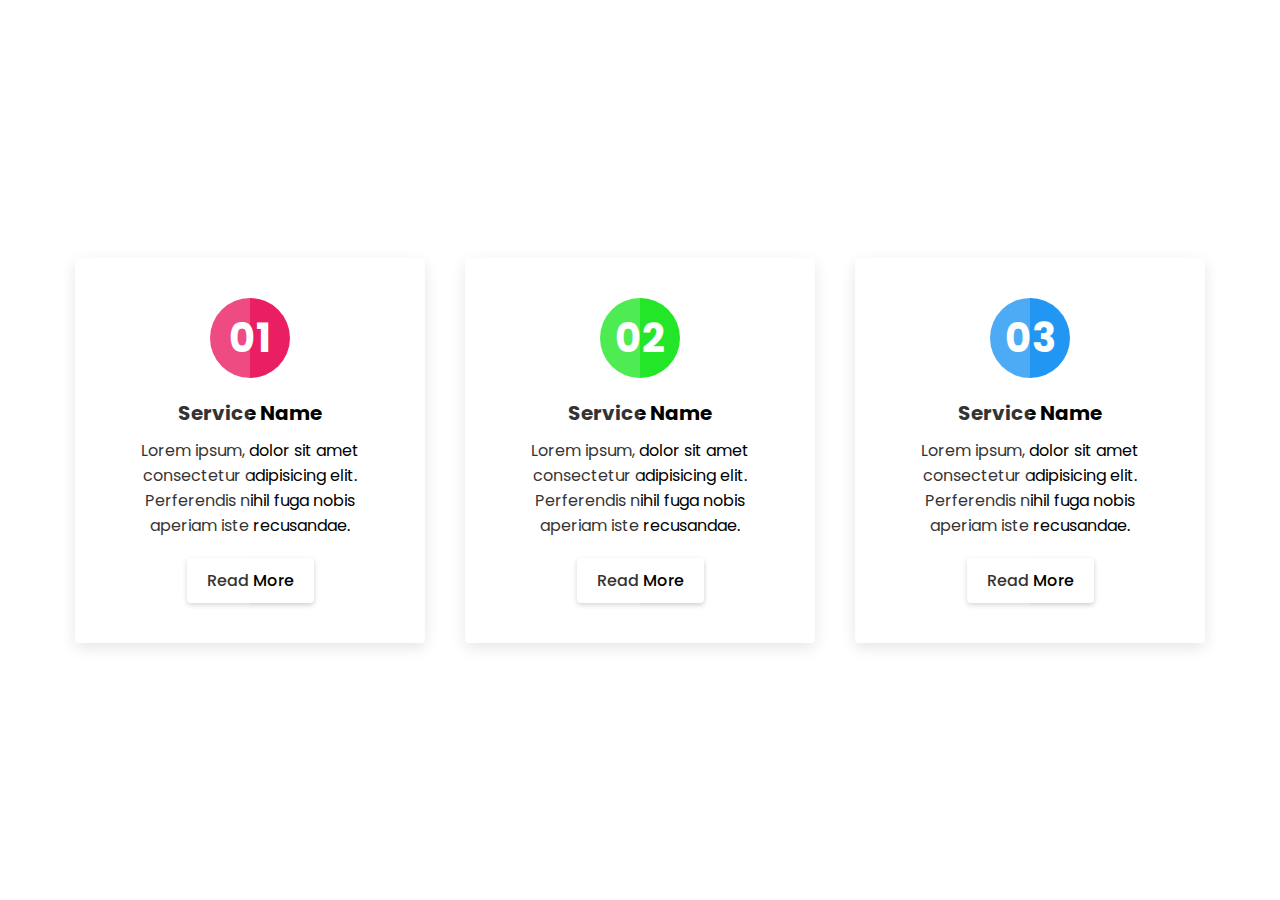
<file: Card3/index.html>
<!DOCTYPE html>
<html lang="en">

<head>
    <meta charset="UTF-8">
    <meta name="viewport" content="width=device-width, initial-scale=1.0">
    <title>Document</title>
    <link rel="stylesheet" href="styles.css">
</head>

<body>


    <div class="container">
        <div class="box">
            <div class="icon">01</div>
            <div class="content">
                <h3>Service Name</h3>
                <p>Lorem ipsum, dolor sit amet consectetur adipisicing elit. Perferendis nihil fuga nobis aperiam iste
                    recusandae.</p>
                <a href="#">Read More</a>
            </div>
        </div>
        <div class="box">
            <div class="icon">02</div>
            <div class="content">
                <h3>Service Name</h3>
                <p>Lorem ipsum, dolor sit amet consectetur adipisicing elit. Perferendis nihil fuga nobis aperiam iste
                    recusandae.</p>
                <a href="#">Read More</a>
            </div>
        </div>
        <div class="box">
            <div class="icon">03</div>
            <div class="content">
                <h3>Service Name</h3>
                <p>Lorem ipsum, dolor sit amet consectetur adipisicing elit. Perferendis nihil fuga nobis aperiam iste
                    recusandae.</p>
                <a href="#">Read More</a>
            </div>
        </div>
    </div>
</body>

</html>
</file>
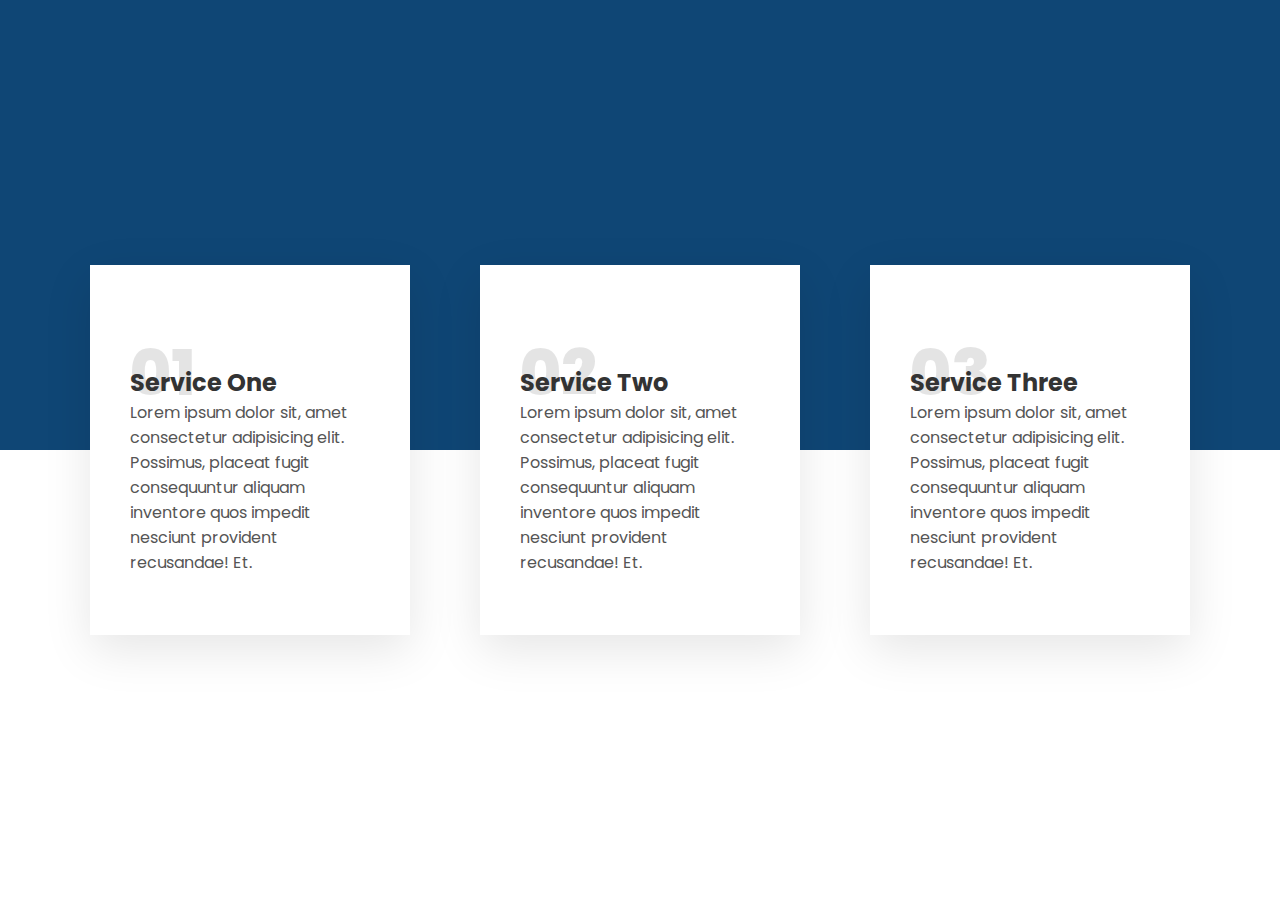
<file: Card4/index.html>
<!DOCTYPE html>
<html lang="en">

<head>
    <meta charset="UTF-8">
    <meta http-equiv="X-UA-Compatible" content="IE=edge">
    <meta name="viewport" content="width=device-width, initial-scale=1.0">
    <link rel="stylesheet" href="styles.css">
    <title>Document</title>
</head>

<body>
    <div class="container">
        <div class="box">
            <h2>01</h2>
            <h3>Service One</h3>
            <p>Lorem ipsum dolor sit, amet consectetur adipisicing elit. Possimus, placeat fugit consequuntur aliquam inventore quos impedit nesciunt provident recusandae! Et.</p>
        </div>
        <div class="box">
            <h2>02</h2>
            <h3>Service Two</h3>
            <p>Lorem ipsum dolor sit, amet consectetur adipisicing elit. Possimus, placeat fugit consequuntur aliquam inventore quos impedit nesciunt provident recusandae! Et.</p>
        </div>
        <div class="box">
            <h2>03</h2>
            <h3>Service Three</h3>
            <p>Lorem ipsum dolor sit, amet consectetur adipisicing elit. Possimus, placeat fugit consequuntur aliquam inventore quos impedit nesciunt provident recusandae! Et.</p>
        </div>
    </div>
</body>

</html>
</file>
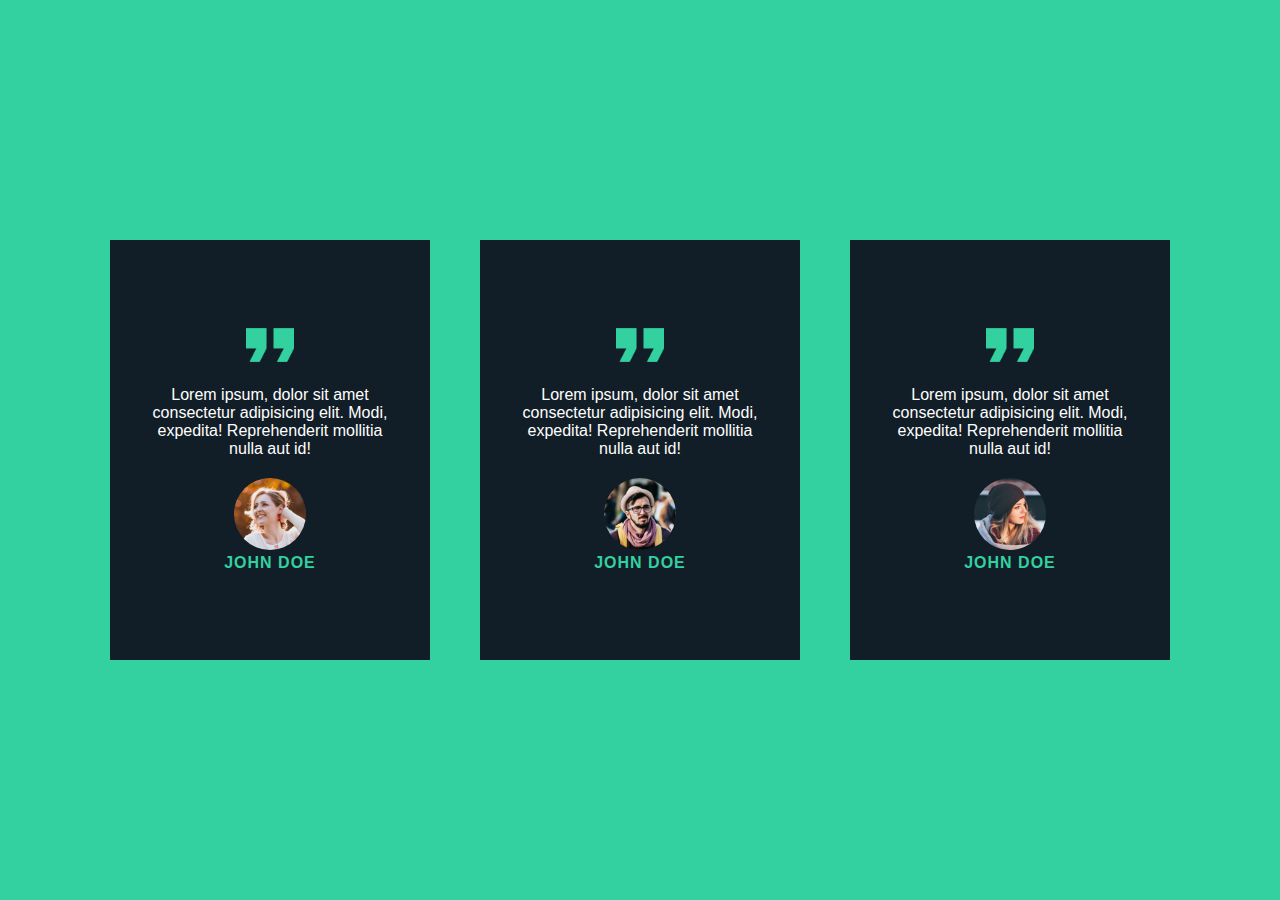
<file: Card6/index.html>
<!DOCTYPE html>
<html lang="en">

<head>
    <meta charset="UTF-8">
    <meta name="viewport" content="width=device-width, initial-scale=1.0">
    <link rel="stylesheet" href="styles.css">
    <title>Document</title>
</head>

<body>
    <div class="container">
        <div class="box">
            <div class="content">
                <img src="img/img.png" class="quote">
                <p>Lorem ipsum, dolor sit amet consectetur adipisicing elit. Modi, expedita! Reprehenderit mollitia nulla aut id!
                </p>
                <img src="img/user1.jpg" class="user">
                <h3>John Doe</h3>
            </div>
        </div>
        <div class="box">
            <div class="content">
                <img src="img/img.png" class="quote">
                <p>Lorem ipsum, dolor sit amet consectetur adipisicing elit. Modi, expedita! Reprehenderit mollitia nulla aut id!
                </p>
                <img src="img/user2.jpg" class="user">
                <h3>John Doe</h3>
            </div>
        </div>
        <div class="box">
            <div class="content">
                <img src="img/img.png" class="quote">
                <p>Lorem ipsum, dolor sit amet consectetur adipisicing elit. Modi, expedita! Reprehenderit mollitia nulla aut id!
                </p>
                <img src="img/user3.jpg" class="user">
                <h3>John Doe</h3>
            </div>
        </div>
    </div>
</body>

</html>
</file>
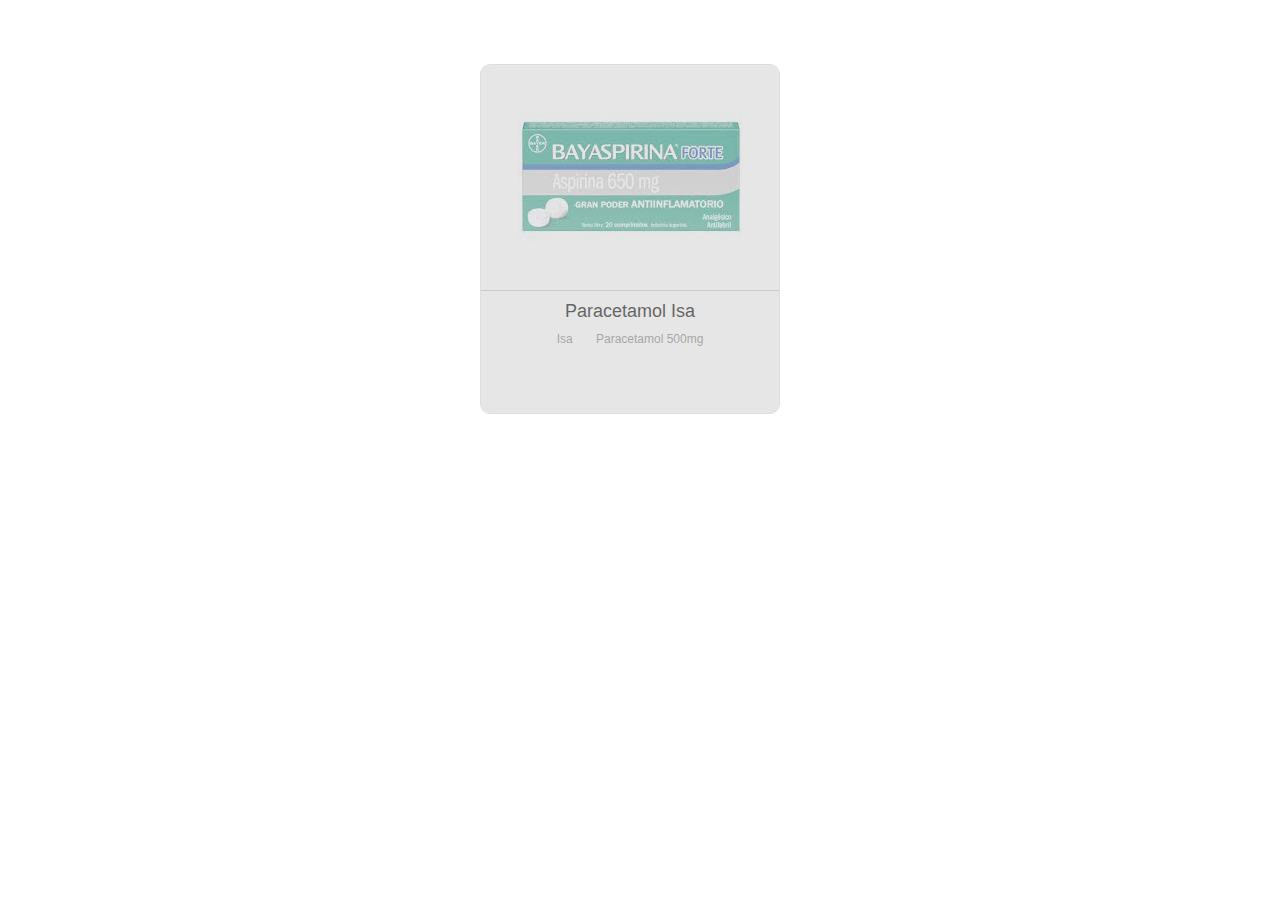
<file: Card8/index.html>
<!DOCTYPE html>
<html lang="en">

<head>
    <meta charset="UTF-8">
    <meta http-equiv="X-UA-Compatible" content="IE=edge">
    <meta name="viewport" content="width=  <section class=" campus">
    <title>Document</title>
    <link rel="stylesheet" href="styles.css">
</head>

<body>


    <div class="row">
        <div class="campus-col">
            <div class="imagen">
                <img
                    src="[data-uri]">
            </div>

            <div class="layer layer1">
                <div class="hov">
                    <h3> Alivio sintomático de dolores de cabeza, menstruales, musculares, articulares, dentales leves a
                        moderados, alivio de estados gripales y/o resfríos y para reducir la fiebre</h3>
                    <button>Sin Stock</button>
                </div>
            </div>

            
            <div class="footer">
                <h3>Paracetamol Isa</h3>
                <p class="parrafo2">Isa <span>Paracetamol 500mg</span></p>
                <div class="footer-fecha">
                    <p class="parrafo">Fecha de vencimiento: <span>02/02/2012</span></p>
                </div>
            </div>
        </div>
    </div>
</body>

</html>
</file>
<file: Card3/styles.css>
@import url('https://fonts.googleapis.com/css2?family=Poppins:wght@300&display=swap');

* {
    margin: 0;
    padding: 0;
    box-sizing: border-box;
    font-family: 'Poppins', sans-serif;


}

body {
    display: flex;
    justify-content: center;
    align-items: center;
    min-height: 100vh;
}

.container {
    display: flex;
    flex-wrap: wrap;
    justify-content: space-between;
}

.container .box {
    position: relative;
    width: 350px;
    padding: 40px;
    background: #fff;
    box-shadow: 0 5px 15px rgba(0, 0, 0, .1);
    border-radius: 4px;
    margin: 20px;
    text-align: center;
    overflow: hidden;
}

.container .box .icon {
    position: relative;
    width: 80px;
    height: 80px;
    color: #fff;
    background: #000;
    display: flex;
    justify-content: center;
    align-items: center;
    margin: 0 auto;
    border-radius: 50%;
    font-size: 40px;
    font-weight: 700;
    transition: 1s;
    margin-bottom: 20px;
}

.container .box:nth-child(1) .icon {
    box-shadow: 0 0 0 0 #e91e63;
    background: #e91e63;
}

.container .box:nth-child(1):hover .icon {
    box-shadow: 0 0 0 400px #e91e63;
}


.container .box:nth-child(2) .icon {
    box-shadow: 0 0 0 0 #23e629;
    background: #23e629;
}

.container .box:nth-child(2):hover .icon {
    box-shadow: 0 0 0 400px #23e629;
}


.container .box:nth-child(3) .icon {
    box-shadow: 0 0 0 0 #2196f3;
    background: #2196f3;
}

.container .box:nth-child(3):hover .icon {
    box-shadow: 0 0 0 400px #2196f3;
}

.container .box .content {
    position: relative;
    z-index: 1;
    transition: .5s;
    color: ;
}

.container .box:hover .content {
    color: #fff;
}

.container .box .content h3 {
    font-size: 20px;
    margin: 10px 0;
    padding: 0;
}

a{
    display: inline-block;
    padding: 10px 20px;
    background: #fff;
    border-radius: 4px;
    text-decoration: none;
    color: #000;
    font-weight: 500;
    margin-top: 20px;
    box-shadow: 0 2px 5px rgba(0, 0, 0, .2);
}

.container .box::before{
    content: "";
    width: 50%;
    height: 100%;
    position: absolute;
    top: 0;
    left: 0;
    background: rgba(255, 255, 255, .2);
    z-index: 2;
    pointer-events: none;
}
</file>
<file: Card4/styles.css>
@import url('https://fonts.googleapis.com/css2?family=Poppins:wght@400;800&display=swap');
* {
    margin: 0;
    padding: 0;
    box-sizing: border-box;
    font-family: 'Poppins', sans-serif;
}

body {
    display: flex;
    justify-content: center;
    align-items: center;
    min-height: 100vh;
    background: linear-gradient(#0f4675, #0f4675 50%, #fff 50%, #fff 100%);
}

.container {
    width: 1100px;
    display: flex;
    justify-content: space-between;
    flex-wrap: wrap;
}

.container .box {
    position: relative;
    width: 320px;
    background: #fff;
    padding: 100px 40px 60px;
    box-shadow: 0 15px 45px rgba(0, 0, 0, .1);
}

.container .box::before {
    content: '';
    position: absolute;
    top: 0;
    left: 0;
    width: 100%;
    height: 100%;
    background: #ff226d;
    transform: scaleY(0);
    transform-origin: top;
    transition: transform .5s;
}

.container .box:hover:before {
    transform: scaleY(1);
    transform-origin: bottom;
    transition: transform .5s;
}

.container .box h2 {
    position: absolute;
    left: 40px;
    top: 60px;
    font-size: 4rem;
    font-weight: 800;
    z-index: 1;
    opacity: .1;
    transition: .5s;
}

.container .box:hover h2 {
    opacity: 1;
    color: #fff;
    transform: translateY(-40px);
}

.container .box h3 {
    position: relative;
    font-size: 1.5em;
    z-index: 2;
    color: #333;
    transition: .5s;
}

.container .box p {
    position: relative;
    z-index: 2;
    color: #555;
    transition: .5s;
    font-size: 1em;
}

.container .box:hover h3,
.container .box:hover p {
    color: #fff;
}
</file>
<file: Card6/styles.css>
*{
    margin: 0;
    padding: 0;
    box-sizing: border-box;
    font-family: sans-serif;
}

body{
    display: flex;
    justify-content: center;
    align-items: center;
    min-height: 100vh;
    background: #33d1a0;
}

.container{
    position: relative;
    width: 1100px;
    display: flex;
    justify-content: space-between;
    align-items: center;
    flex-wrap: wrap;
    margin: 20px;
}

.container .box{
    position: relative;
    display: flex;
    justify-content: center;
    align-items: center;
    width: 320px;
    height: 420px;
    margin: 20px;
    background: #121e27;
}

.container .box .content{
    padding: 30px;
    text-align: center;
}

.container .box .content .quote{
    max-width: 48px;
}

.container .box .content  p{
    color: #fff;
    padding: 20px 0;
}

.container .box .content  .user{
    max-width: 72px;
    border-radius: 50%;
}

.container .box .content  h3{
    color: #33d1a0;
    text-transform: uppercase;
    font-size: 16px;
    letter-spacing: 1px;
    font-weight: 600;
}

@media (max-width: 1120px){
    .container{
        justify-content: center;
    }   
}

@media (max-width: 768px){
    .container .box{
        width: 100%;
        height: auto;
        padding: 30px 20px;
    }   
}
</file>
<file: Card8/styles.css>
* {
    margin: 0;
    padding: 0;
    box-sizing: border-box;
    font-family: "Poppins", sans-serif;
}


.row {
    margin-top: 5%;
    display: flex;
    justify-content: center;
    align-items: center;
}

.column{
    flex-basis: 31%;
    background: rgba(230, 227, 227, 0.439);
    border-radius: 10px;
    margin-bottom: 5%;
    padding: 20px 12px;
    transition: 0.5s;
    cursor: default;
}

h3 {
    text-align: center;
    font-weight: 600;
    margin: 10px 0;
}

.course-col:hover {
    box-shadow: 0 0 20px 0 rgba(0, 0, 0, 0.2);
}

/* Campus */

.campus {
    margin: auto;
    text-align: center;
    padding-top: 50px;
}

.campus-col {
    width: 300px;
    height: 350px;
    border-radius: 10px;
    margin-bottom: 30px;
    position: relative;
    overflow: hidden;
    border: 1px solid rgb(223, 222, 222);
    margin-right: 20px;
}

.imagen {
    display: flex;
    align-items: center;
    justify-content: center;
    border-bottom: 1px solid #ccc;
}

.columna img {
    width: 60%;
    display: block;
}

.parrafo2 {
    font-size: 12px;
    font-weight: 100;
    text-align: center;
    color: rgb(133, 131, 131);
}

.parrafo2 span {
    margin-left: 20px;
}


.layer {
    background: transparent;
    height: 100%;
    width: 100%;
    position: absolute;
    top: 0;
    left: 0;
    transition: 0.5s;
    display: flex;
    flex-direction: column;
}

.layer1 {
    background: rgba(204, 204, 204, 0.487);
}

.layer:hover {
    background: rgba(204, 198, 198, 0.898);
    opacity: .87;
    cursor: pointer;
}


.layer .hov h3 {
    font-weight: 800;
    color: #000;
    font-size: 12px;
    bottom: 0;
    left: 50%;
    transform: translateX(-50%);
    opacity: 0;
    position: absolute;
    transition: 0.5s;
    width: 90%;
}

button {
    width: 30%;
    font-weight: 700;
    color: #fff;
    font-size: 15px;
    bottom: 0;
    left: 50%;
    transform: translateX(-50%);
    position: absolute;
    opacity: 0;
    transition: 0.5s;
    border-radius: 4px;
    padding: 5px;
}

.footer-fecha {
    position: relative;
}

.parrafo {
    position: absolute;
    top: 80px;
    font-size: 12px;
    font-weight: 100;
    text-align: left;
    margin-left: 25px;
    color: rgba(94, 88, 88, 0.631);
}

.parrafo span {
    margin-left: 80px;
}

.footer {
    flex-direction: column;
}

.footer h3 {
    font-size: 18px;
    font-weight: 500;
}

.layer:hover .hov h3,
.layer:hover .hov p {
    bottom: 45%;
    text-align: center;
    opacity: 1;
}

.layer:hover .hov h3 {
    line-height: 19px;
}

.layer:hover .hov button {
    bottom: 20%;
    opacity: 1;
    background: #000;
    border: none;
}


.layer:hover .hov .button {
    background: rgb(100, 175, 100);
    border: none;
}
</file>
